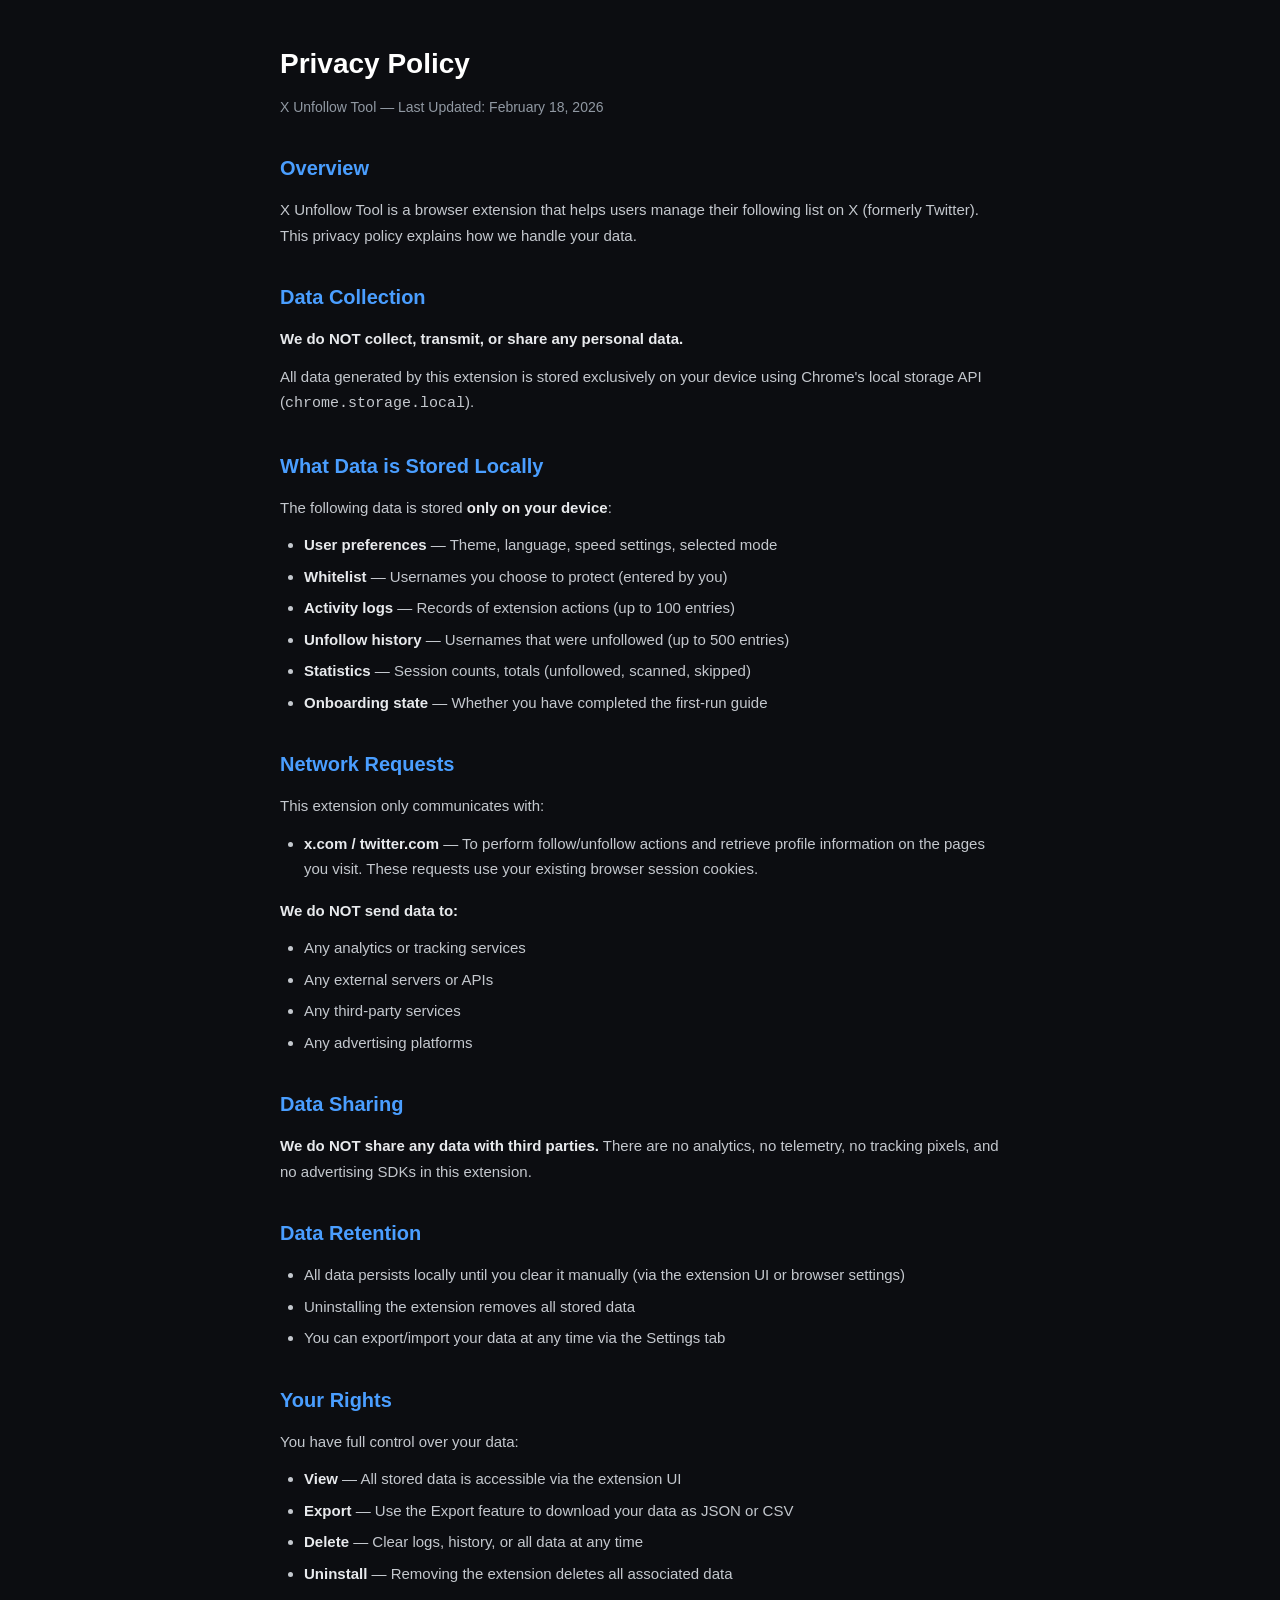
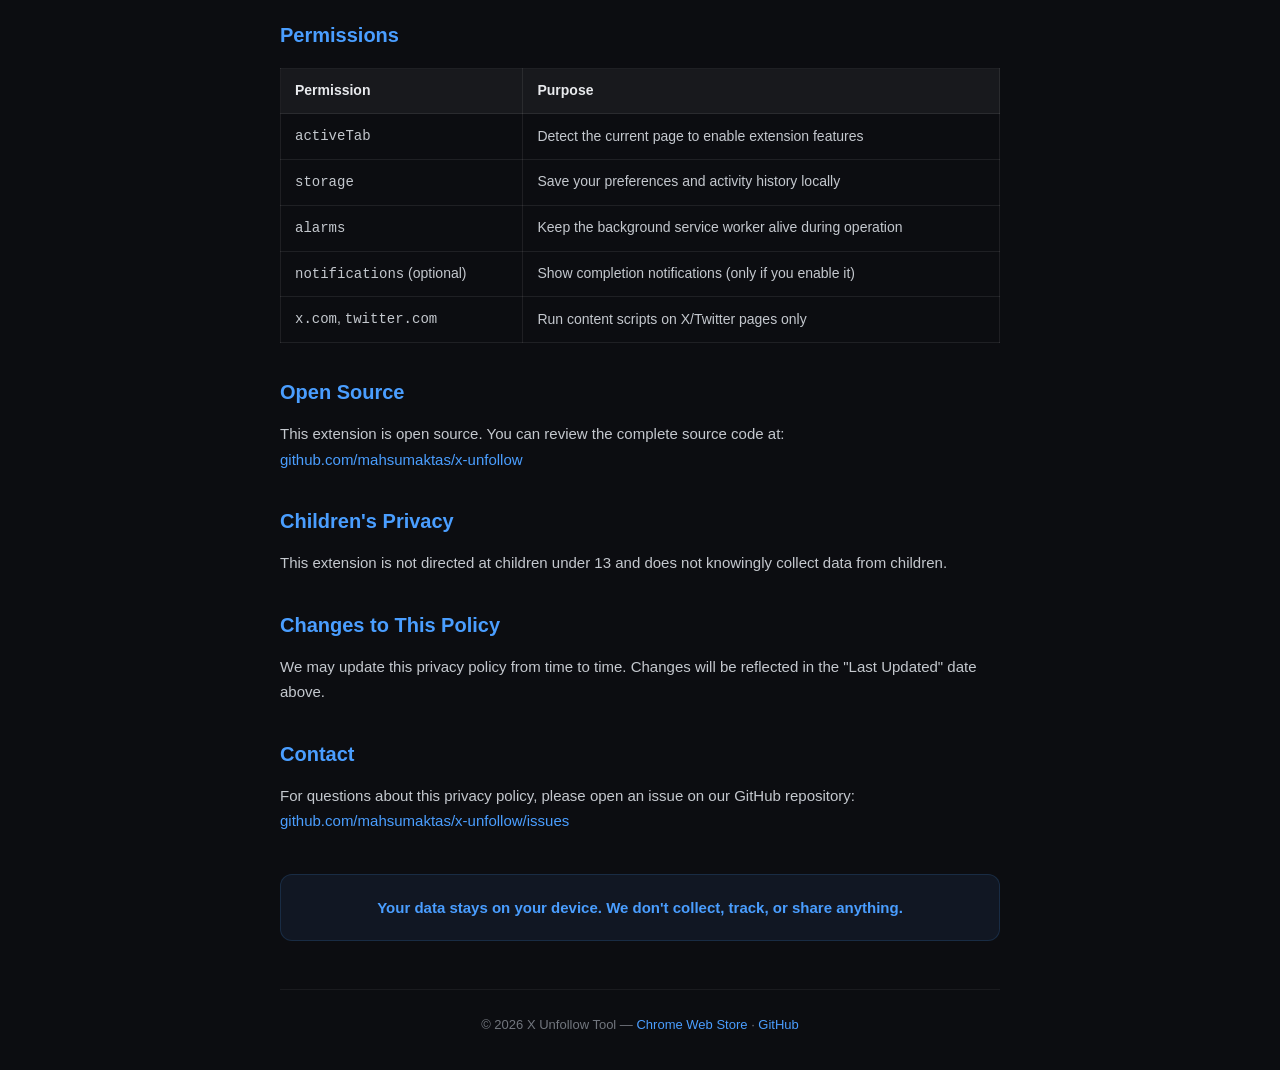
<file: index.html>
<!DOCTYPE html>
<html lang="en">
<head>
  <meta charset="UTF-8">
  <meta name="viewport" content="width=device-width, initial-scale=1.0">
  <title>Privacy Policy - X Unfollow Tool</title>
  <style>
    * { margin: 0; padding: 0; box-sizing: border-box; }
    body {
      font-family: -apple-system, BlinkMacSystemFont, "Segoe UI", Roboto, sans-serif;
      background: #0c0d11;
      color: #e8eaed;
      line-height: 1.7;
      padding: 40px 20px;
    }
    .container {
      max-width: 720px;
      margin: 0 auto;
    }
    h1 {
      font-size: 28px;
      font-weight: 700;
      margin-bottom: 8px;
      color: #fff;
    }
    .updated {
      font-size: 14px;
      color: #9199a3;
      margin-bottom: 32px;
    }
    h2 {
      font-size: 20px;
      font-weight: 600;
      margin-top: 32px;
      margin-bottom: 12px;
      color: #4a9eff;
    }
    p, li {
      font-size: 15px;
      color: #c4c8ce;
      margin-bottom: 12px;
    }
    ul {
      padding-left: 24px;
      margin-bottom: 16px;
    }
    li { margin-bottom: 6px; }
    strong { color: #e8eaed; }
    table {
      width: 100%;
      border-collapse: collapse;
      margin: 16px 0;
    }
    th, td {
      text-align: left;
      padding: 10px 14px;
      border: 1px solid rgba(255,255,255,0.08);
      font-size: 14px;
    }
    th {
      background: rgba(255,255,255,0.05);
      color: #e8eaed;
      font-weight: 600;
    }
    td { color: #c4c8ce; }
    a {
      color: #4a9eff;
      text-decoration: none;
    }
    a:hover { text-decoration: underline; }
    .summary {
      margin-top: 40px;
      padding: 20px;
      background: rgba(74,158,255,0.08);
      border: 1px solid rgba(74,158,255,0.15);
      border-radius: 12px;
      text-align: center;
      font-weight: 600;
      color: #4a9eff;
      font-size: 15px;
    }
    .footer {
      margin-top: 48px;
      padding-top: 24px;
      border-top: 1px solid rgba(255,255,255,0.06);
      text-align: center;
      font-size: 13px;
      color: #72767e;
    }
  </style>
</head>
<body>
  <div class="container">
    <h1>Privacy Policy</h1>
    <p class="updated">X Unfollow Tool &mdash; Last Updated: February 18, 2026</p>

    <h2>Overview</h2>
    <p>X Unfollow Tool is a browser extension that helps users manage their following list on X (formerly Twitter). This privacy policy explains how we handle your data.</p>

    <h2>Data Collection</h2>
    <p><strong>We do NOT collect, transmit, or share any personal data.</strong></p>
    <p>All data generated by this extension is stored exclusively on your device using Chrome's local storage API (<code>chrome.storage.local</code>).</p>

    <h2>What Data is Stored Locally</h2>
    <p>The following data is stored <strong>only on your device</strong>:</p>
    <ul>
      <li><strong>User preferences</strong> &mdash; Theme, language, speed settings, selected mode</li>
      <li><strong>Whitelist</strong> &mdash; Usernames you choose to protect (entered by you)</li>
      <li><strong>Activity logs</strong> &mdash; Records of extension actions (up to 100 entries)</li>
      <li><strong>Unfollow history</strong> &mdash; Usernames that were unfollowed (up to 500 entries)</li>
      <li><strong>Statistics</strong> &mdash; Session counts, totals (unfollowed, scanned, skipped)</li>
      <li><strong>Onboarding state</strong> &mdash; Whether you have completed the first-run guide</li>
    </ul>

    <h2>Network Requests</h2>
    <p>This extension only communicates with:</p>
    <ul>
      <li><strong>x.com / twitter.com</strong> &mdash; To perform follow/unfollow actions and retrieve profile information on the pages you visit. These requests use your existing browser session cookies.</li>
    </ul>
    <p><strong>We do NOT send data to:</strong></p>
    <ul>
      <li>Any analytics or tracking services</li>
      <li>Any external servers or APIs</li>
      <li>Any third-party services</li>
      <li>Any advertising platforms</li>
    </ul>

    <h2>Data Sharing</h2>
    <p><strong>We do NOT share any data with third parties.</strong> There are no analytics, no telemetry, no tracking pixels, and no advertising SDKs in this extension.</p>

    <h2>Data Retention</h2>
    <ul>
      <li>All data persists locally until you clear it manually (via the extension UI or browser settings)</li>
      <li>Uninstalling the extension removes all stored data</li>
      <li>You can export/import your data at any time via the Settings tab</li>
    </ul>

    <h2>Your Rights</h2>
    <p>You have full control over your data:</p>
    <ul>
      <li><strong>View</strong> &mdash; All stored data is accessible via the extension UI</li>
      <li><strong>Export</strong> &mdash; Use the Export feature to download your data as JSON or CSV</li>
      <li><strong>Delete</strong> &mdash; Clear logs, history, or all data at any time</li>
      <li><strong>Uninstall</strong> &mdash; Removing the extension deletes all associated data</li>
    </ul>

    <h2>Permissions</h2>
    <table>
      <thead>
        <tr><th>Permission</th><th>Purpose</th></tr>
      </thead>
      <tbody>
        <tr><td><code>activeTab</code></td><td>Detect the current page to enable extension features</td></tr>
        <tr><td><code>storage</code></td><td>Save your preferences and activity history locally</td></tr>
        <tr><td><code>alarms</code></td><td>Keep the background service worker alive during operation</td></tr>
        <tr><td><code>notifications</code> (optional)</td><td>Show completion notifications (only if you enable it)</td></tr>
        <tr><td><code>x.com</code>, <code>twitter.com</code></td><td>Run content scripts on X/Twitter pages only</td></tr>
      </tbody>
    </table>

    <h2>Open Source</h2>
    <p>This extension is open source. You can review the complete source code at:<br>
      <a href="https://github.com/mahsumaktas/x-unfollow" target="_blank">github.com/mahsumaktas/x-unfollow</a>
    </p>

    <h2>Children's Privacy</h2>
    <p>This extension is not directed at children under 13 and does not knowingly collect data from children.</p>

    <h2>Changes to This Policy</h2>
    <p>We may update this privacy policy from time to time. Changes will be reflected in the "Last Updated" date above.</p>

    <h2>Contact</h2>
    <p>For questions about this privacy policy, please open an issue on our GitHub repository:<br>
      <a href="https://github.com/mahsumaktas/x-unfollow/issues" target="_blank">github.com/mahsumaktas/x-unfollow/issues</a>
    </p>

    <div class="summary">Your data stays on your device. We don't collect, track, or share anything.</div>

    <div class="footer">
      &copy; 2026 X Unfollow Tool &mdash;
      <a href="https://chromewebstore.google.com/detail/cpeaigkbonkmgamcdeoflbalglkffeag">Chrome Web Store</a> &middot;
      <a href="https://github.com/mahsumaktas/x-unfollow">GitHub</a>
    </div>
  </div>
</body>
</html>
</file>
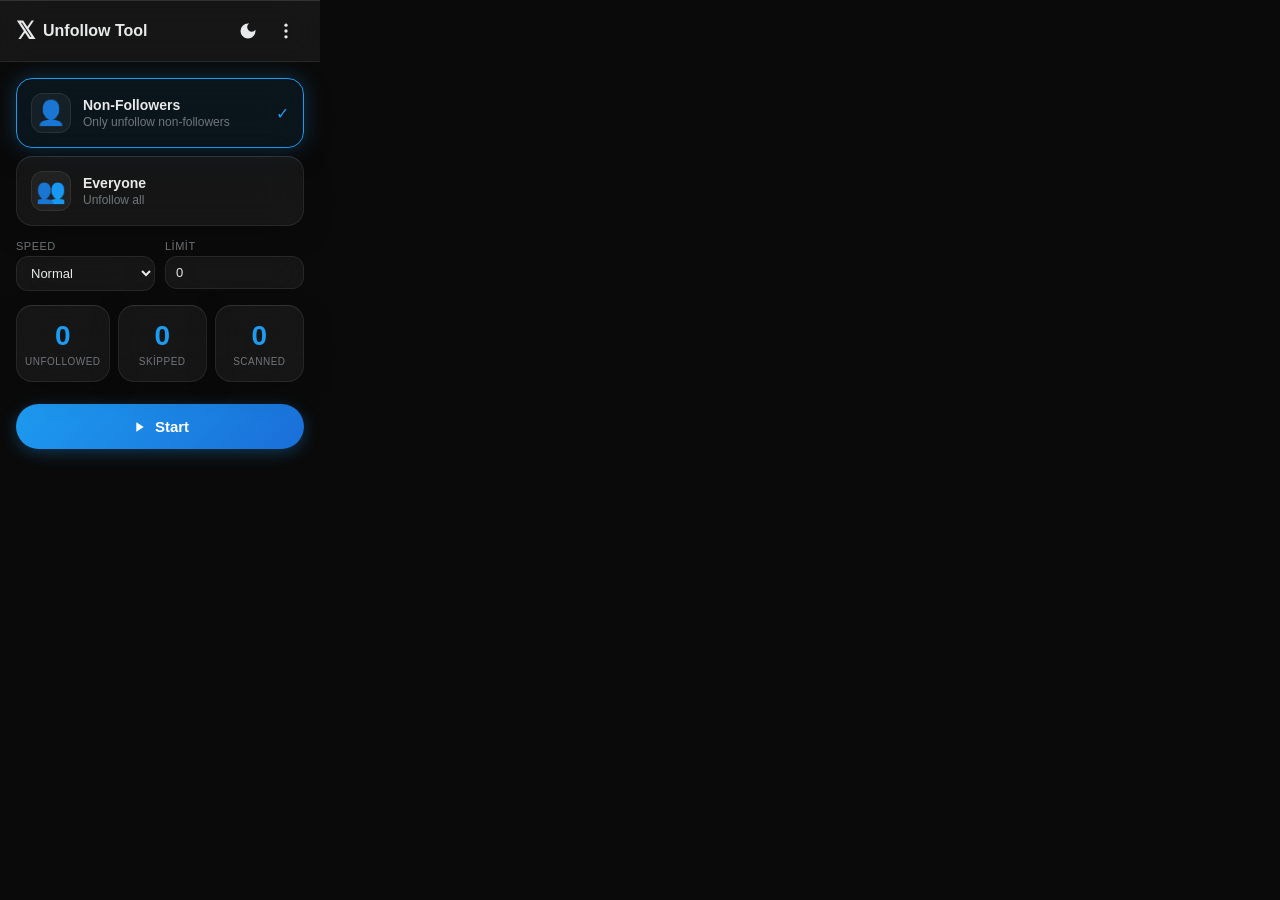
<file: popup.html>
<!DOCTYPE html>
<html lang="tr">

<head>
  <meta charset="UTF-8">
  <meta name="viewport" content="width=device-width, initial-scale=1.0">
  <title>X Unfollow Tool</title>
  <link rel="stylesheet" href="popup.css">
</head>

<body>
  <div class="app">
    <!-- Header with Menu -->
    <header class="header">
      <div class="header-content">
        <div class="logo">
          <span class="logo-icon">&Xopf;</span>
          <span class="logo-text" data-i18n="title">Unfollow Tool</span>
        </div>
        <div class="header-actions">
          <button id="themeToggleBtn" class="icon-btn" aria-label="Toggle theme">
            <svg id="themeToggleIcon" width="20" height="20" viewBox="0 0 24 24" fill="currentColor">
              <path d="M12 3a9 9 0 1 0 9 9c0-.46-.04-.92-.1-1.36a5.389 5.389 0 0 1-4.4 2.26 5.403 5.403 0 0 1-3.14-9.8c-.44-.06-.9-.1-1.36-.1z" />
            </svg>
          </button>
          <button id="menuBtn" class="icon-btn" aria-label="Menu">
            <svg width="20" height="20" viewBox="0 0 24 24" fill="currentColor">
              <circle cx="12" cy="5" r="2" />
              <circle cx="12" cy="12" r="2" />
              <circle cx="12" cy="19" r="2" />
            </svg>
          </button>
        </div>
      </div>
    </header>

    <!-- Main Content -->
    <main class="main" id="mainView">
      <!-- Status Badge -->
      <div id="statusBadge" class="status-badge hidden">
        <span id="statusIcon"></span>
        <span id="statusText"></span>
      </div>

      <!-- Mode Selection Cards -->
      <div class="mode-cards">
        <label class="mode-card" data-mode="non-followers">
          <input type="radio" name="mode" value="non-followers" checked>
          <div class="mode-card-content">
            <div class="mode-icon">&#x1F464;</div>
            <div class="mode-info">
              <span class="mode-name" data-i18n="modeNonFollowers">Non-Followers</span>
              <span class="mode-desc" data-i18n="modeNonFollowersDesc">Only unfollow non-followers</span>
            </div>
            <div class="mode-check">&#x2713;</div>
          </div>
        </label>
        <label class="mode-card" data-mode="all">
          <input type="radio" name="mode" value="all">
          <div class="mode-card-content">
            <div class="mode-icon">&#x1F465;</div>
            <div class="mode-info">
              <span class="mode-name" data-i18n="modeAll">Everyone</span>
              <span class="mode-desc" data-i18n="modeAllDesc">Unfollow all</span>
            </div>
            <div class="mode-check">&#x2713;</div>
          </div>
        </label>
      </div>

      <!-- Speed & Limit Row -->
      <div class="settings-row">
        <div class="setting-item">
          <label class="setting-label" data-i18n="menuSpeed">Speed</label>
          <select id="speedSelect" class="setting-select">
            <option value="2" data-i18n="speedSlow">Slow</option>
            <option value="1" selected data-i18n="speedNormal">Normal</option>
            <option value="0.5" data-i18n="speedFast">Fast</option>
          </select>
        </div>
        <div class="setting-item">
          <label class="setting-label" data-i18n="limitLabel">Limit</label>
          <input type="number" id="limitInput" class="setting-input" min="0" value="0"
            data-i18n-placeholder="limitPlaceholder">
        </div>
      </div>

      <!-- Stats Row -->
      <div class="stats-row">
        <div class="stat">
          <span class="stat-value" id="unfollowedCount">0</span>
          <span class="stat-label" data-i18n="statUnfollowed">Unfollowed</span>
        </div>
        <div class="stat-divider"></div>
        <div class="stat">
          <span class="stat-value" id="skippedCount">0</span>
          <span class="stat-label" data-i18n="statSkipped">Skipped</span>
        </div>
        <div class="stat-divider"></div>
        <div class="stat">
          <span class="stat-value" id="scannedCount">0</span>
          <span class="stat-label" data-i18n="statScanned">Scanned</span>
        </div>
      </div>

      <!-- Action Buttons -->
      <div class="action-area">
        <button id="startBtn" class="action-btn action-btn-primary">
          <svg class="btn-icon" width="16" height="16" viewBox="0 0 24 24" fill="currentColor">
            <path d="M8 5v14l11-7z" />
          </svg>
          <span data-i18n="btnStart">Start</span>
        </button>
        <div id="runningBtns" class="running-btns hidden">
          <button id="pauseBtn" class="action-btn action-btn-warning">
            <svg class="btn-icon" width="16" height="16" viewBox="0 0 24 24" fill="currentColor">
              <rect x="6" y="4" width="4" height="16" rx="1" />
              <rect x="14" y="4" width="4" height="16" rx="1" />
            </svg>
            <span data-i18n="btnPause">Pause</span>
          </button>
          <button id="stopBtn" class="action-btn action-btn-danger">
            <svg class="btn-icon" width="16" height="16" viewBox="0 0 24 24" fill="currentColor">
              <rect x="6" y="6" width="12" height="12" rx="1" />
            </svg>
            <span data-i18n="btnStop">Stop</span>
          </button>
        </div>
      </div>
    </main>

    <!-- Slide Menu -->
    <div id="menuOverlay" class="menu-overlay hidden"></div>
    <aside id="menuPanel" class="menu-panel hidden">
      <div class="menu-header">
        <span data-i18n="menuTitle">Settings</span>
        <button id="closeMenuBtn" class="icon-btn">
          <svg width="20" height="20" viewBox="0 0 24 24" fill="currentColor">
            <path
              d="M19 6.41L17.59 5 12 10.59 6.41 5 5 6.41 10.59 12 5 17.59 6.41 19 12 13.41 17.59 19 19 17.59 13.41 12z" />
          </svg>
        </button>
      </div>

      <nav class="menu-nav">
        <button class="menu-item" data-view="whitelist">
          <span class="menu-icon">&#x1F6E1;&#xFE0F;</span>
          <span data-i18n="menuWhitelist">Whitelist</span>
        </button>
        <button class="menu-item" data-view="logs">
          <span class="menu-icon">&#x1F4DD;</span>
          <span data-i18n="menuLogs">Activity Log</span>
        </button>
        <button class="menu-item" data-view="history">
          <span class="menu-icon">&#x1F4CB;</span>
          <span data-i18n="menuHistory">Unfollow History</span>
        </button>
        <button class="menu-item" data-view="exportImport">
          <span class="menu-icon">&#x1F4E6;</span>
          <span data-i18n="exportTitle">Export / Import</span>
        </button>
        <div class="menu-divider"></div>
        <div class="menu-item menu-item-lang">
          <span class="menu-icon">&#x1F310;</span>
          <span data-i18n="menuLanguage">Language</span>
          <select id="langSelect" class="lang-select">
            <option value="auto">Auto</option>
            <option value="tr">Türkçe</option>
            <option value="en">English</option>
            <option value="ja">日本語</option>
            <option value="pt">Português</option>
            <option value="es">Español</option>
          </select>
        </div>
        <div class="menu-item menu-item-lang">
          <span class="menu-icon">&#x1F3A8;</span>
          <span data-i18n="menuTheme">Theme</span>
          <select id="themeSelect" class="lang-select">
            <option value="dark" data-i18n="themeDark">Dark</option>
            <option value="light" data-i18n="themeLight">Light</option>
          </select>
        </div>
      </nav>

      <div class="menu-footer">
        <span class="version">v1.1.0</span>
      </div>
    </aside>

    <!-- Whitelist View -->
    <div id="whitelistView" class="sub-view hidden">
      <div class="sub-header">
        <button id="backFromWhitelist" class="icon-btn">
          <svg width="20" height="20" viewBox="0 0 24 24" fill="currentColor">
            <path d="M20 11H7.83l5.59-5.59L12 4l-8 8 8 8 1.41-1.41L7.83 13H20v-2z" />
          </svg>
        </button>
        <span data-i18n="whitelistTitle">Whitelist</span>
      </div>
      <div class="sub-content">
        <textarea id="whitelist" class="whitelist-input" data-i18n-placeholder="whitelistPlaceholder"></textarea>
        <p id="whitelistValidation" class="hint"></p>
        <p class="hint" data-i18n="whitelistHint">These users will not be unfollowed</p>
      </div>
    </div>

    <!-- Logs View -->
    <div id="logsView" class="sub-view hidden">
      <div class="sub-header">
        <button id="backFromLogs" class="icon-btn">
          <svg width="20" height="20" viewBox="0 0 24 24" fill="currentColor">
            <path d="M20 11H7.83l5.59-5.59L12 4l-8 8 8 8 1.41-1.41L7.83 13H20v-2z" />
          </svg>
        </button>
        <span data-i18n="logTitle">Activity Log</span>
        <button id="clearLogs" class="icon-btn" title="Clear logs">
          <svg width="18" height="18" viewBox="0 0 24 24" fill="currentColor">
            <path d="M6 19c0 1.1.9 2 2 2h8c1.1 0 2-.9 2-2V7H6v12zM19 4h-3.5l-1-1h-5l-1 1H5v2h14V4z" />
          </svg>
        </button>
      </div>
      <div class="sub-content">
        <div id="logArea" class="log-area"></div>
      </div>
    </div>

    <!-- History View -->
    <div id="historyView" class="sub-view hidden">
      <div class="sub-header">
        <button id="backFromHistory" class="icon-btn">
          <svg width="20" height="20" viewBox="0 0 24 24" fill="currentColor">
            <path d="M20 11H7.83l5.59-5.59L12 4l-8 8 8 8 1.41-1.41L7.83 13H20v-2z" />
          </svg>
        </button>
        <span data-i18n="historyTitle">Unfollow History</span>
        <button id="clearHistory" class="icon-btn" title="Clear history">
          <svg width="18" height="18" viewBox="0 0 24 24" fill="currentColor">
            <path d="M6 19c0 1.1.9 2 2 2h8c1.1 0 2-.9 2-2V7H6v12zM19 4h-3.5l-1-1h-5l-1 1H5v2h14V4z" />
          </svg>
        </button>
      </div>
      <div class="sub-content">
        <div id="historyArea" class="log-area"></div>
      </div>
    </div>

    <!-- Export/Import View -->
    <div id="exportImportView" class="sub-view hidden">
      <div class="sub-header">
        <button id="backFromExportImport" class="icon-btn">
          <svg width="20" height="20" viewBox="0 0 24 24" fill="currentColor">
            <path d="M20 11H7.83l5.59-5.59L12 4l-8 8 8 8 1.41-1.41L7.83 13H20v-2z" />
          </svg>
        </button>
        <span data-i18n="exportTitle">Export / Import</span>
      </div>
      <div class="sub-content">
        <div class="export-import-btns">
          <button id="exportBtn" class="action-btn action-btn-secondary">
            <svg class="btn-icon" width="16" height="16" viewBox="0 0 24 24" fill="currentColor">
              <path d="M19 9h-4V3H9v6H5l7 7 7-7zM5 18v2h14v-2H5z" />
            </svg>
            <span data-i18n="menuExport">Export</span>
          </button>
          <button id="importBtn" class="action-btn action-btn-secondary">
            <svg class="btn-icon" width="16" height="16" viewBox="0 0 24 24" fill="currentColor">
              <path d="M9 16h6v-6h4l-7-7-7 7h4v6zm-4 2h14v2H5v-2z" />
            </svg>
            <span data-i18n="menuImport">Import</span>
          </button>
        </div>
        <textarea id="exportImportArea" class="whitelist-input"
          placeholder="JSON data will appear here..."></textarea>
        <p id="exportImportStatus" class="hint"></p>
      </div>
    </div>
  </div>

  <script src="i18n.js"></script>
  <script src="popup.js"></script>
</body>

</html>
</file>
<file: popup.css>
/* X Unfollow Tool - Liquid Glass UI (iOS 26 Style) */

:root {
  --bg-primary: #0a0a0a;
  --bg-glass: rgba(255, 255, 255, 0.05);
  --bg-glass-hover: rgba(255, 255, 255, 0.08);
  --glass-border: rgba(255, 255, 255, 0.08);
  --glass-highlight: rgba(255, 255, 255, 0.12);
  --text-primary: #e7e9ea;
  --text-secondary: #71767b;
  --accent: #1d9bf0;
  --accent-hover: #1a8cd8;
  --accent-glow: rgba(29, 155, 240, 0.3);
  --danger: #f4212e;
  --success: #00ba7c;
  --warning: #ffd400;
  --shadow: rgba(0, 0, 0, 0.2);
  --glass-blur: blur(20px) saturate(180%);
}

[data-theme="light"] {
  --bg-primary: #f2f2f7;
  --bg-glass: rgba(255, 255, 255, 0.6);
  --bg-glass-hover: rgba(255, 255, 255, 0.75);
  --glass-border: rgba(0, 0, 0, 0.06);
  --glass-highlight: rgba(255, 255, 255, 0.8);
  --text-primary: #0f1419;
  --text-secondary: #536471;
  --warning: #b8960c;
  --shadow: rgba(0, 0, 0, 0.08);
}

* {
  margin: 0;
  padding: 0;
  box-sizing: border-box;
}

body {
  font-family: -apple-system, BlinkMacSystemFont, "SF Pro Display", "Segoe UI", Roboto, sans-serif;
  background: var(--bg-primary);
  color: var(--text-primary);
  width: 320px;
  min-height: 400px;
  overflow-x: hidden;
}

.app {
  display: flex;
  flex-direction: column;
  min-height: 400px;
  position: relative;
}

/* Header - Glass */
.header {
  padding: 12px 16px;
  background: var(--bg-glass);
  backdrop-filter: var(--glass-blur);
  -webkit-backdrop-filter: var(--glass-blur);
  border-bottom: 1px solid var(--glass-border);
  border-top: 1px solid var(--glass-highlight);
  position: sticky;
  top: 0;
  z-index: 10;
}

.header-content {
  display: flex;
  align-items: center;
  justify-content: space-between;
}

.logo {
  display: flex;
  align-items: center;
  gap: 8px;
}

.logo-icon {
  font-size: 24px;
  font-weight: 900;
}

.logo-text {
  font-size: 16px;
  font-weight: 700;
}

.header-actions {
  display: flex;
  align-items: center;
  gap: 2px;
}

.icon-btn {
  background: none;
  border: none;
  color: var(--text-primary);
  cursor: pointer;
  padding: 8px;
  border-radius: 50%;
  display: flex;
  align-items: center;
  justify-content: center;
  transition: all 0.3s cubic-bezier(0.4, 0, 0.2, 1);
}

.icon-btn:hover {
  background: var(--bg-glass-hover);
}

/* Main Content */
.main {
  padding: 16px;
  flex: 1;
  display: flex;
  flex-direction: column;
  gap: 14px;
}

/* Status Badge */
.status-badge {
  display: flex;
  align-items: center;
  gap: 8px;
  padding: 10px 14px;
  border-radius: 16px;
  font-size: 13px;
  background: var(--bg-glass);
  backdrop-filter: var(--glass-blur);
  -webkit-backdrop-filter: var(--glass-blur);
  border: 1px solid var(--glass-border);
  border-top: 1px solid var(--glass-highlight);
  box-shadow: 0 8px 32px var(--shadow);
  animation: slideIn 0.2s ease;
  transition: all 0.3s cubic-bezier(0.4, 0, 0.2, 1);
}

.status-badge.warning {
  background: rgba(255, 212, 0, 0.08);
  border-color: rgba(255, 212, 0, 0.15);
  color: var(--warning);
}

.status-badge.success {
  background: rgba(0, 186, 124, 0.08);
  border-color: rgba(0, 186, 124, 0.15);
  color: var(--success);
}

.status-badge.error {
  background: rgba(244, 33, 46, 0.08);
  border-color: rgba(244, 33, 46, 0.15);
  color: var(--danger);
}

.status-badge.running {
  background: rgba(29, 155, 240, 0.08);
  border-color: rgba(29, 155, 240, 0.15);
  color: var(--accent);
  animation: slideIn 0.2s ease, pulse 2s ease-in-out infinite;
}

.status-badge.paused {
  background: rgba(255, 212, 0, 0.08);
  border-color: rgba(255, 212, 0, 0.15);
  color: var(--warning);
}

/* Mode Cards - Glass */
.mode-cards {
  display: flex;
  flex-direction: column;
  gap: 8px;
}

.mode-card {
  cursor: pointer;
}

.mode-card input {
  display: none;
}

.mode-card-content {
  display: flex;
  align-items: center;
  gap: 12px;
  padding: 14px;
  background: var(--bg-glass);
  backdrop-filter: var(--glass-blur);
  -webkit-backdrop-filter: var(--glass-blur);
  border: 1px solid var(--glass-border);
  border-top: 1px solid var(--glass-highlight);
  border-radius: 16px;
  box-shadow: 0 8px 32px var(--shadow);
  transition: all 0.3s cubic-bezier(0.4, 0, 0.2, 1);
}

.mode-card:hover .mode-card-content {
  background: var(--bg-glass-hover);
  transform: scale(1.01);
}

.mode-card input:checked + .mode-card-content {
  border-color: var(--accent);
  background: rgba(29, 155, 240, 0.08);
  box-shadow: 0 0 20px var(--accent-glow), 0 8px 32px var(--shadow);
}

.mode-icon {
  font-size: 24px;
  width: 40px;
  height: 40px;
  display: flex;
  align-items: center;
  justify-content: center;
  background: var(--bg-glass);
  border-radius: 12px;
  border: 1px solid var(--glass-border);
}

.mode-info {
  flex: 1;
  display: flex;
  flex-direction: column;
  gap: 2px;
}

.mode-name {
  font-size: 14px;
  font-weight: 600;
}

.mode-desc {
  font-size: 12px;
  color: var(--text-secondary);
}

.mode-check {
  font-size: 16px;
  color: var(--accent);
  opacity: 0;
  transition: opacity 0.3s cubic-bezier(0.4, 0, 0.2, 1);
}

.mode-card input:checked + .mode-card-content .mode-check {
  opacity: 1;
}

/* Settings Row (Speed & Limit) */
.settings-row {
  display: flex;
  gap: 10px;
}

.setting-item {
  flex: 1;
  display: flex;
  flex-direction: column;
  gap: 4px;
}

.setting-label {
  font-size: 11px;
  color: var(--text-secondary);
  text-transform: uppercase;
  letter-spacing: 0.5px;
}

.setting-select,
.setting-input {
  padding: 8px 10px;
  background: var(--bg-glass);
  backdrop-filter: var(--glass-blur);
  -webkit-backdrop-filter: var(--glass-blur);
  border: 1px solid var(--glass-border);
  border-radius: 12px;
  color: var(--text-primary);
  font-size: 13px;
  width: 100%;
  transition: all 0.3s cubic-bezier(0.4, 0, 0.2, 1);
}

.setting-select:focus,
.setting-input:focus {
  outline: none;
  border-color: var(--accent);
  box-shadow: 0 0 16px var(--accent-glow);
}

.setting-input {
  -moz-appearance: textfield;
}

.setting-input::-webkit-outer-spin-button,
.setting-input::-webkit-inner-spin-button {
  -webkit-appearance: none;
  margin: 0;
}

/* Stats Row - Floating Glass Bubbles */
.stats-row {
  display: flex;
  align-items: center;
  justify-content: center;
  gap: 8px;
}

.stat {
  flex: 1;
  display: flex;
  flex-direction: column;
  align-items: center;
  gap: 4px;
  padding: 14px 8px;
  background: var(--bg-glass);
  backdrop-filter: var(--glass-blur);
  -webkit-backdrop-filter: var(--glass-blur);
  border: 1px solid var(--glass-border);
  border-top: 1px solid var(--glass-highlight);
  border-radius: 16px;
  box-shadow: 0 8px 32px var(--shadow);
  transition: all 0.3s cubic-bezier(0.4, 0, 0.2, 1);
}

.stat:hover {
  transform: scale(1.01);
}

.stat-value {
  font-size: 28px;
  font-weight: 700;
  color: var(--accent);
}

.stat-label {
  font-size: 10px;
  color: var(--text-secondary);
  text-transform: uppercase;
  letter-spacing: 0.5px;
}

.stat-divider {
  display: none;
}

/* Action Buttons */
.action-area {
  margin-top: auto;
  padding-top: 8px;
}

.action-btn {
  width: 100%;
  display: flex;
  align-items: center;
  justify-content: center;
  gap: 8px;
  padding: 14px 24px;
  border: none;
  border-radius: 9999px;
  font-size: 15px;
  font-weight: 700;
  cursor: pointer;
  transition: all 0.3s cubic-bezier(0.4, 0, 0.2, 1);
}

.action-btn:active:not(:disabled) {
  transform: scale(0.98);
}

.action-btn-primary {
  background: linear-gradient(135deg, #1d9bf0, #1a6ed8);
  color: white;
  box-shadow: 0 4px 16px var(--accent-glow);
}

.action-btn-primary:hover:not(:disabled) {
  box-shadow: 0 8px 32px var(--accent-glow);
  transform: scale(1.02);
}

.action-btn-danger {
  background: linear-gradient(135deg, #f4212e, #c4161f);
  color: white;
}

.action-btn-danger:hover:not(:disabled) {
  box-shadow: 0 4px 16px rgba(244, 33, 46, 0.3);
}

.action-btn-warning {
  background: linear-gradient(135deg, #ffd400, #e6b800);
  color: #000;
}

.action-btn-warning:hover:not(:disabled) {
  box-shadow: 0 4px 16px rgba(255, 212, 0, 0.3);
}

.action-btn-secondary {
  background: var(--bg-glass);
  backdrop-filter: var(--glass-blur);
  -webkit-backdrop-filter: var(--glass-blur);
  color: var(--text-primary);
  border: 1px solid var(--glass-border);
}

.action-btn-secondary:hover:not(:disabled) {
  background: var(--bg-glass-hover);
}

.action-btn:disabled {
  opacity: 0.5;
  cursor: not-allowed;
}

.btn-icon {
  width: 16px;
  height: 16px;
}

/* Running Buttons Row */
.running-btns {
  display: flex;
  gap: 8px;
}

.running-btns .action-btn {
  flex: 1;
}

/* Export/Import Buttons */
.export-import-btns {
  display: flex;
  gap: 8px;
  margin-bottom: 12px;
}

.export-import-btns .action-btn {
  flex: 1;
  padding: 10px 16px;
  font-size: 13px;
  border-radius: 12px;
}

/* Menu Overlay & Panel - Glass */
.menu-overlay {
  position: fixed;
  inset: 0;
  background: rgba(0, 0, 0, 0.4);
  backdrop-filter: blur(4px);
  -webkit-backdrop-filter: blur(4px);
  z-index: 100;
  animation: fadeIn 0.2s;
}

.menu-panel {
  position: fixed;
  top: 0;
  right: 0;
  width: 260px;
  height: 100%;
  background: var(--bg-glass);
  backdrop-filter: var(--glass-blur);
  -webkit-backdrop-filter: var(--glass-blur);
  border-left: 1px solid var(--glass-border);
  box-shadow: -8px 0 32px var(--shadow);
  z-index: 101;
  display: flex;
  flex-direction: column;
  animation: slideInRight 0.3s cubic-bezier(0.4, 0, 0.2, 1);
}

.menu-header {
  display: flex;
  align-items: center;
  justify-content: space-between;
  padding: 16px;
  border-bottom: 1px solid var(--glass-border);
  font-weight: 600;
}

.menu-nav {
  flex: 1;
  padding: 8px;
}

.menu-item {
  width: 100%;
  display: flex;
  align-items: center;
  gap: 12px;
  padding: 12px;
  background: none;
  border: none;
  color: var(--text-primary);
  font-size: 14px;
  border-radius: 12px;
  cursor: pointer;
  transition: all 0.3s cubic-bezier(0.4, 0, 0.2, 1);
  text-align: left;
}

.menu-item:hover {
  background: var(--bg-glass-hover);
}

.menu-item-lang {
  cursor: default;
}

.menu-icon {
  font-size: 18px;
  width: 24px;
  text-align: center;
}

.menu-divider {
  height: 1px;
  background: var(--glass-border);
  margin: 8px 0;
}

.lang-select {
  margin-left: auto;
  padding: 6px 10px;
  background: var(--bg-primary);
  border: 1px solid var(--glass-border);
  border-radius: 12px;
  color: var(--text-primary);
  font-size: 13px;
  cursor: pointer;
  transition: all 0.3s cubic-bezier(0.4, 0, 0.2, 1);
}

.lang-select:focus {
  outline: none;
  border-color: var(--accent);
  box-shadow: 0 0 16px var(--accent-glow);
}

.menu-footer {
  padding: 16px;
  border-top: 1px solid var(--glass-border);
  display: flex;
  align-items: center;
  justify-content: space-between;
}

.menu-link {
  color: var(--text-secondary);
  font-size: 13px;
  text-decoration: none;
}

.menu-link:hover {
  color: var(--accent);
}

.version {
  font-size: 12px;
  color: var(--text-secondary);
}

/* Sub Views - Glass */
.sub-view {
  position: absolute;
  inset: 0;
  background: var(--bg-primary);
  display: flex;
  flex-direction: column;
  z-index: 50;
  animation: slideInRight 0.3s cubic-bezier(0.4, 0, 0.2, 1);
}

.sub-header {
  display: flex;
  align-items: center;
  gap: 12px;
  padding: 12px 16px;
  background: var(--bg-glass);
  backdrop-filter: var(--glass-blur);
  -webkit-backdrop-filter: var(--glass-blur);
  border-bottom: 1px solid var(--glass-border);
  border-top: 1px solid var(--glass-highlight);
  font-weight: 600;
}

.sub-content {
  flex: 1;
  padding: 16px;
  overflow-y: auto;
}

/* Whitelist */
.whitelist-input {
  width: 100%;
  min-height: 180px;
  padding: 12px;
  background: var(--bg-glass);
  backdrop-filter: var(--glass-blur);
  -webkit-backdrop-filter: var(--glass-blur);
  border: 1px solid var(--glass-border);
  border-radius: 16px;
  color: var(--text-primary);
  font-size: 13px;
  font-family: inherit;
  resize: vertical;
  transition: all 0.3s cubic-bezier(0.4, 0, 0.2, 1);
}

.whitelist-input:focus {
  outline: none;
  border-color: var(--accent);
  box-shadow: 0 0 16px var(--accent-glow);
}

.whitelist-input::placeholder {
  color: var(--text-secondary);
}

.hint {
  margin-top: 8px;
  font-size: 12px;
  color: var(--text-secondary);
}

.hint.hint-error {
  color: var(--danger);
}

.hint.hint-success {
  color: var(--success);
}

/* Log Area */
.log-area {
  display: flex;
  flex-direction: column;
  gap: 4px;
  font-family: 'SF Mono', Consolas, monospace;
  font-size: 11px;
}

.log-item {
  padding: 6px 8px;
  background: var(--bg-glass);
  border: 1px solid var(--glass-border);
  border-radius: 8px;
  word-break: break-word;
}

.log-info {
  color: var(--text-secondary);
}

.log-success {
  color: var(--success);
}

.log-warning {
  color: var(--warning);
}

.log-error {
  color: var(--danger);
}

/* History item */
.history-item {
  padding: 8px 10px;
  background: var(--bg-glass);
  border: 1px solid var(--glass-border);
  border-radius: 8px;
  display: flex;
  justify-content: space-between;
  align-items: center;
  font-size: 12px;
}

.history-item .history-user {
  color: var(--accent);
  font-weight: 600;
}

.history-item .history-time {
  color: var(--text-secondary);
  font-size: 10px;
}

.history-empty {
  text-align: center;
  color: var(--text-secondary);
  padding: 24px 0;
  font-size: 13px;
}

/* Utilities */
.hidden {
  display: none !important;
}

/* Animations */
@keyframes fadeIn {
  from { opacity: 0; }
  to { opacity: 1; }
}

@keyframes slideIn {
  from { opacity: 0; transform: translateY(-8px); }
  to { opacity: 1; transform: translateY(0); }
}

@keyframes slideInRight {
  from { transform: translateX(100%); }
  to { transform: translateX(0); }
}

@keyframes pulse {
  0%, 100% { opacity: 1; }
  50% { opacity: 0.7; }
}

/* Scrollbar */
::-webkit-scrollbar {
  width: 4px;
}

::-webkit-scrollbar-track {
  background: transparent;
}

::-webkit-scrollbar-thumb {
  background: var(--glass-border);
  border-radius: 2px;
}
</file>
